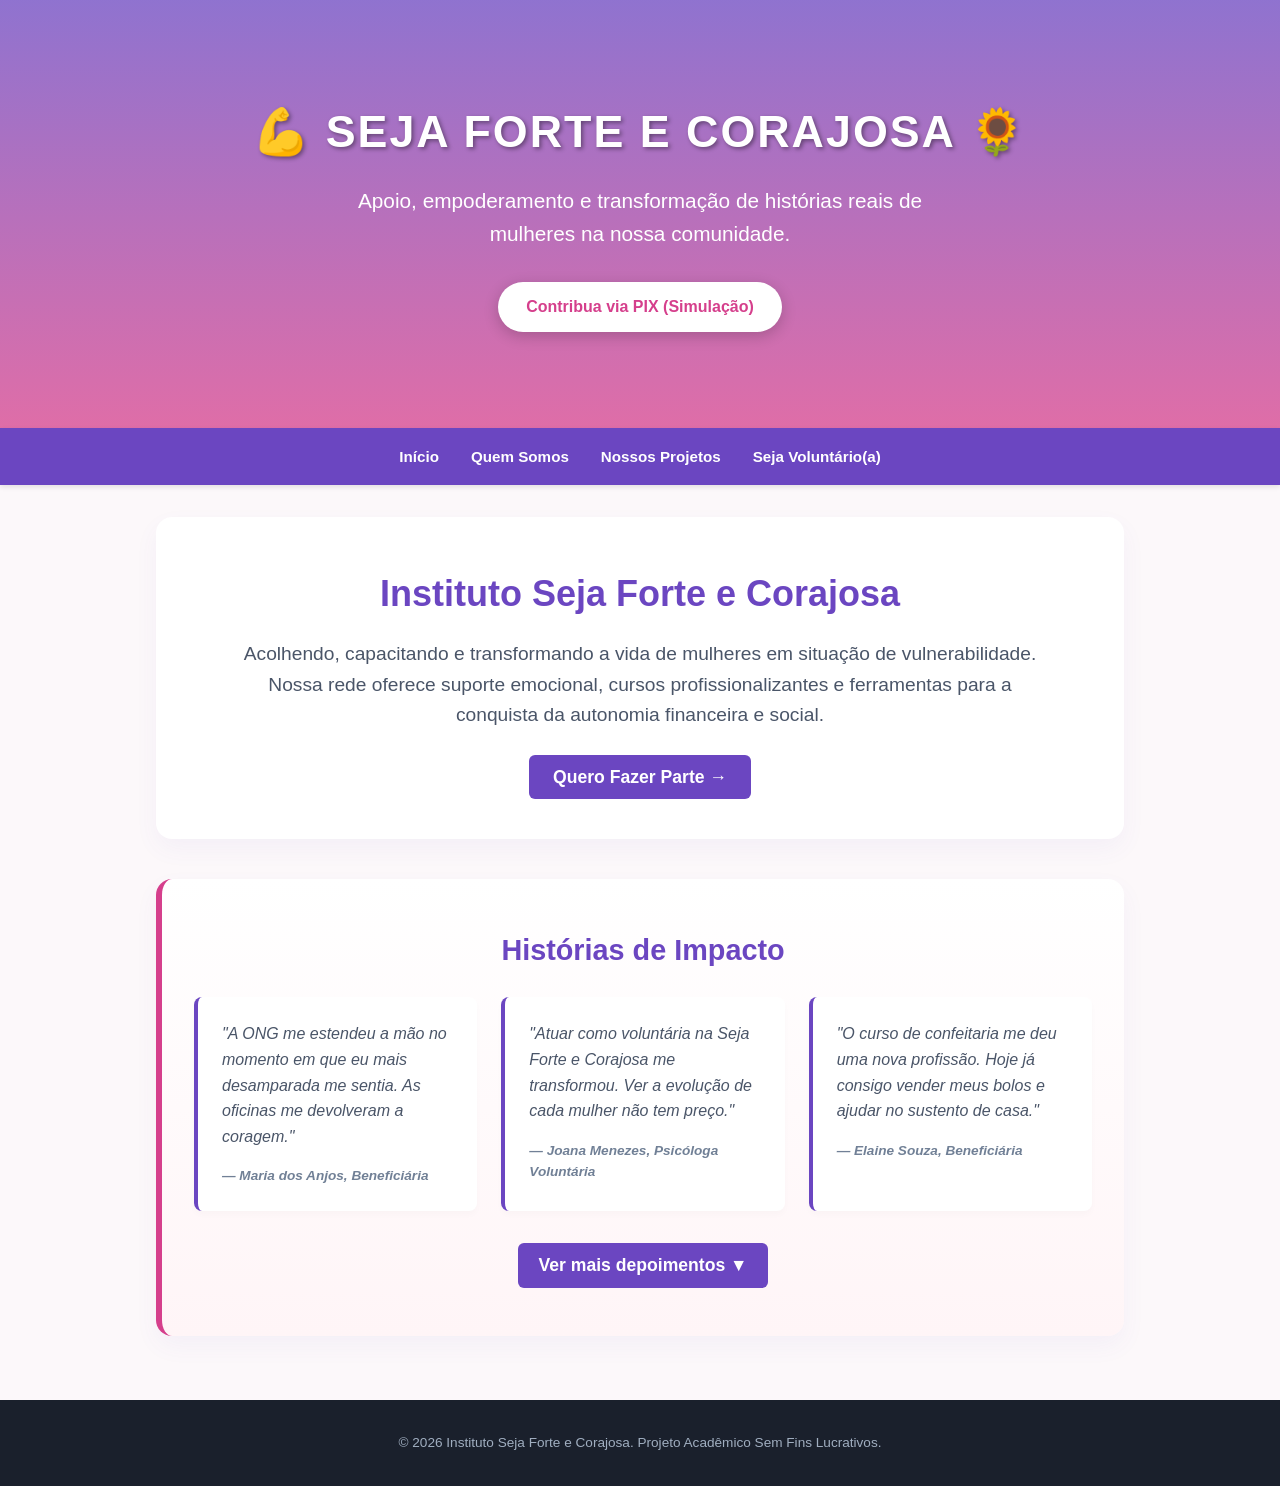
<file: index.html>
<!DOCTYPE html>
<html lang="pt-BR">
<head>
    <meta charset="UTF-8">
    <meta name="viewport" content="width=device-width, initial-scale=1.0">
    <title>Instituto Seja Forte e Corajosa | Início</title>
    <link rel="stylesheet" href="estilos.css">
</head>
<body>

    <header>
        <div class="header-overlay">
            <h1>💪 SEJA FORTE E CORAJOSA 🌻</h1>
            <p>Apoio, empoderamento e transformação de histórias reais de mulheres na nossa comunidade.</p>
            <a href="contato.html" class="btn-principal">Contribua via PIX (Simulação)</a>
        </div>
    </header>

    <nav>
        <ul>
            <li><a href="index.html">Início</a></li>
            <li><a href="sobre.html">Quem Somos</a></li>
            <li><a href="projetos.html">Nossos Projetos</a></li>
            <li><a href="contato.html">Seja Voluntário(a)</a></li>
        </ul>
    </nav>

    <main>
        <!-- SEÇÃO HERO / APRESENTAÇÃO PRINCIPAL -->
        <section class="secao-container" style="text-align: center; padding: 3rem 1.5rem;">
            <h2 style="font-size: 2.25rem; color: #6b46c1; margin-bottom: 1rem;">Instituto Seja Forte e Corajosa</h2>
            <p class="txt-ajuda" style="font-size: 1.2rem; max-width: 800px; margin: 0 auto 1.5rem auto; line-height: 1.6; color: #4a5568;">
                Acolhendo, capacitando e transformando a vida de mulheres em situação de vulnerabilidade. 
                Nossa rede oferece suporte emocional, cursos profissionalizantes e ferramentas para a conquista da autonomia financeira e social.
            </p>
            <div style="margin-top: 2rem;">
                <a href="contato.html" class="btn-enviar" style="text-decoration: none; padding: 12px 24px; font-weight: bold;">Quero Fazer Parte →</a>
            </div>
        </section>
              
        <!-- SEÇÃO DE DEPOIMENTOS -->
        <section class="secao-container bg-destaque">
            <h2>Histórias de Impacto</h2>
            
            <div class="grid-depoimentos">
                <!-- 3 Depoimentos Visíveis Inicialmente -->
                <div class="card-depoimento">
                    <p>"A ONG me estendeu a mão no momento em que eu mais desamparada me sentia. As oficinas me devolveram a coragem."</p>
                    <cite>— Maria dos Anjos, Beneficiária</cite>
                </div>

                <div class="card-depoimento">
                    <p>"Atuar como voluntária na Seja Forte e Corajosa me transformou. Ver a evolução de cada mulher não tem preço."</p>
                    <cite>— Joana Menezes, Psicóloga Voluntária</cite>
                </div>

                <div class="card-depoimento">
                    <p>"O curso de confeitaria me deu uma nova profissão. Hoje já consigo vender meus bolos e ajudar no sustento de casa."</p>
                    <cite>— Elaine Souza, Beneficiária</cite>
                </div>

                <!-- 2 Depoimentos Ocultos -->
                <div id="depoimento4" class="card-depoimento oculto">
                    <p>"Participar das oficinas de liderança e oratória me deu confiança para voltar a estudar e buscar um emprego melhor."</p>
                    <cite>— Amanda Costa, Beneficiária</cite>
                </div>

                <div id="depoimento5" class="card-depoimento oculto">
                    <p>"Doar tecidos e insumos para as oficinas é o meu jeito de apoiar. Ver o que elas produzem é emocionante."</p>
                    <cite>— Roberta Lima, Doadora Local</cite>
                </div>
            </div>

            <!-- Botão de Interação JS -->
            <div style="text-align: center; margin-top: 2rem;">
                <button id="btnDepoimentos" class="btn-enviar" style="max-width: 250px;">Ver mais depoimentos ▼</button>
            </div>
        </section>
    </main>

    <footer>
        <p>© 2026 Instituto Seja Forte e Corajosa. Projeto Acadêmico Sem Fins Lucrativos.</p>
    </footer>

    <script src="script.js"></script>
</body>
</html>
</file>
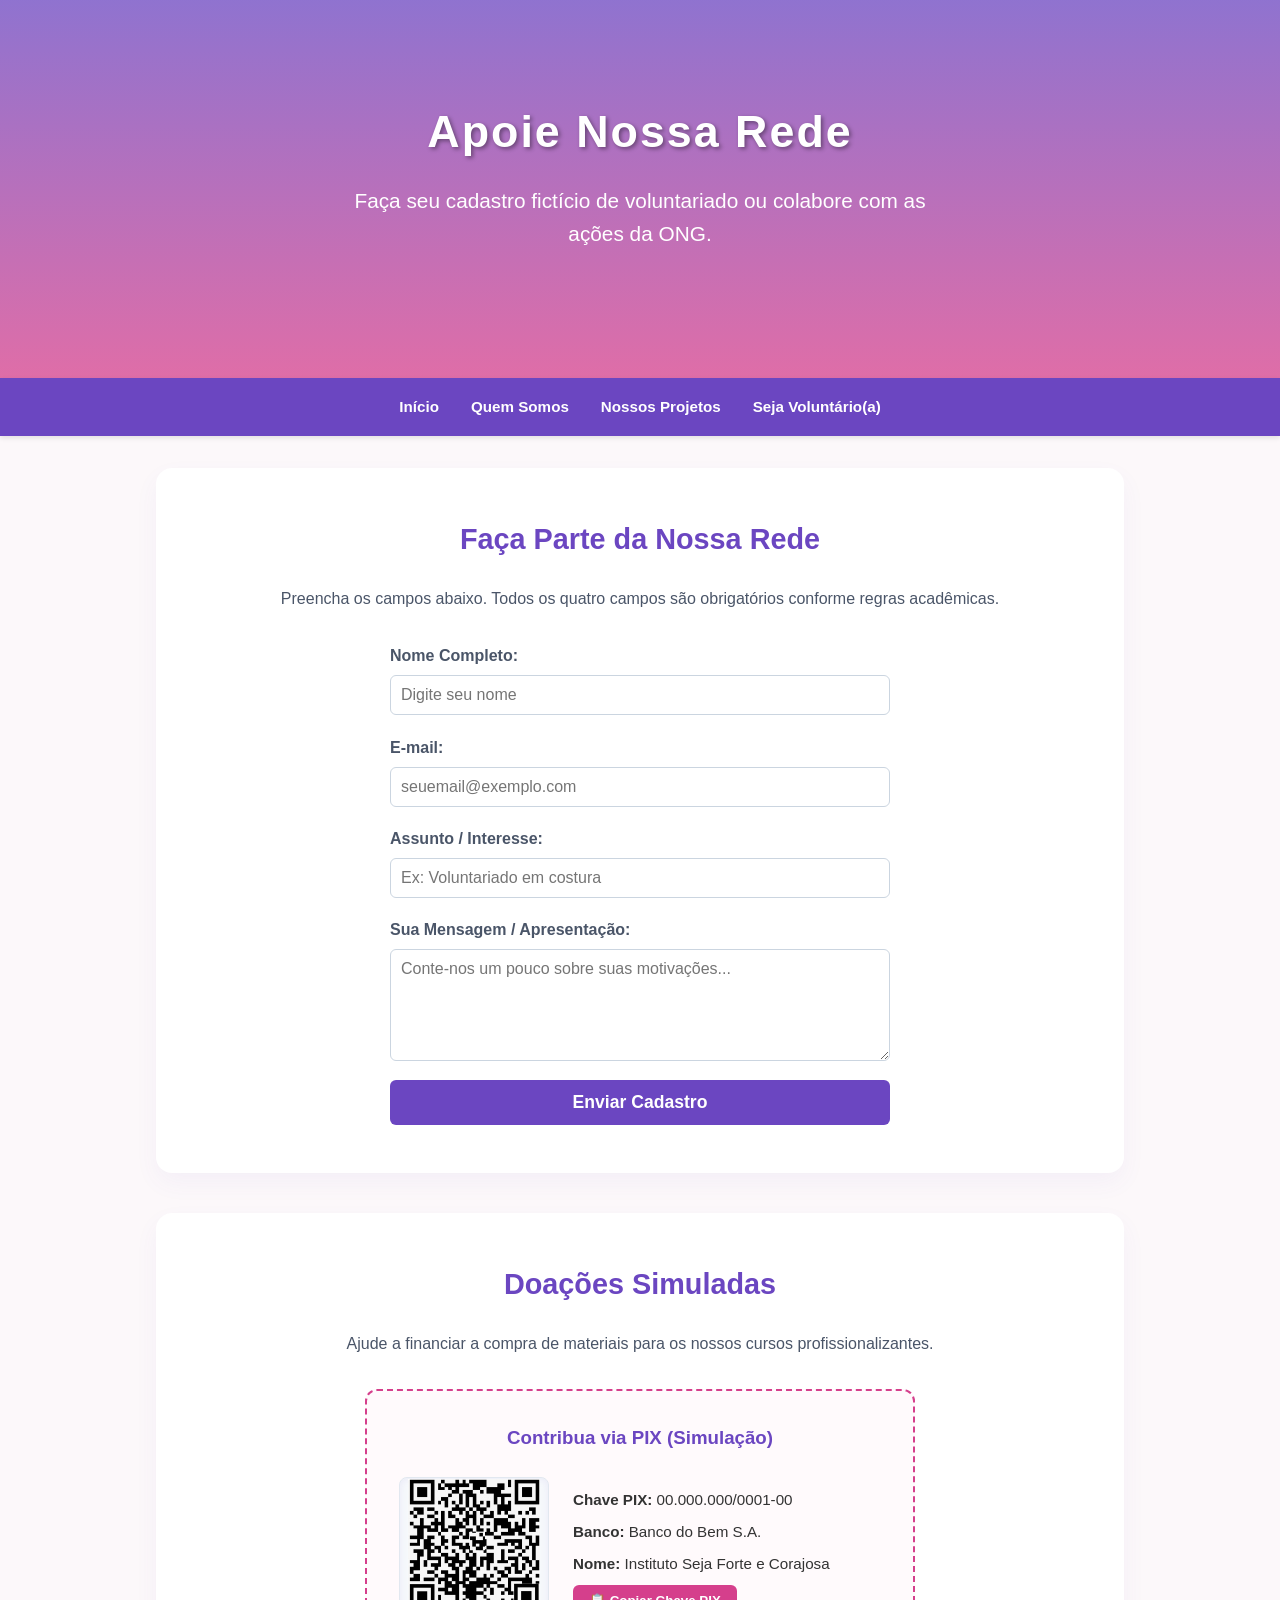
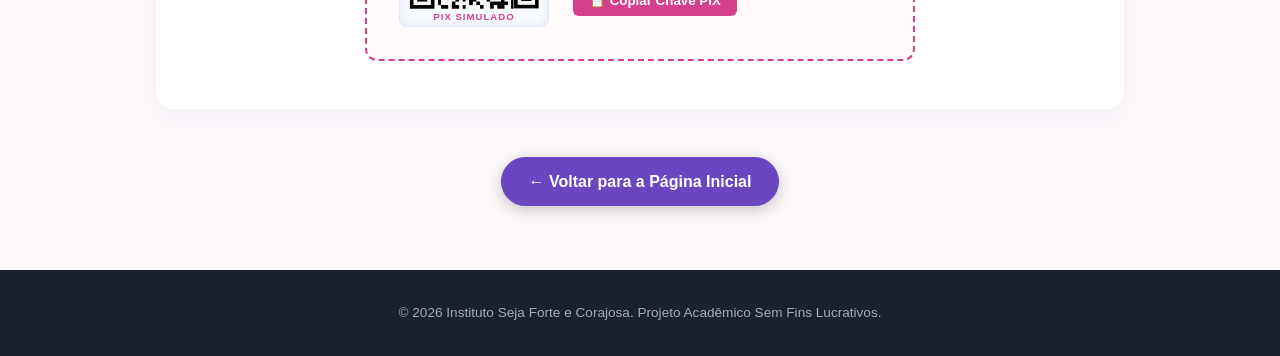
<file: contato.html>
<!DOCTYPE html>
<html lang="pt-BR">
<head>
    <meta charset="UTF-8">
    <meta name="viewport" content="width=device-width, initial-scale=1.0">
    <title>Seja Voluntária - Instituto Seja Forte e Corajosa</title>
    <link rel="stylesheet" href="estilos.css">
</head>
<body>

    <header>
        <div class="header-overlay">
            <h1>Apoie Nossa Rede</h1>
            <p>Faça seu cadastro fictício de voluntariado ou colabore com as ações da ONG.</p>
        </div>
    </header>

    <nav>
        <ul>
            <li><a href="index.html">Início</a></li>
            <li><a href="sobre.html">Quem Somos</a></li>
            <li><a href="projetos.html">Nossos Projetos</a></li>
            <li><a href="contato.html">Seja Voluntário(a)</a></li>
        </ul>
    </nav>

    <main>
        <section class="secao-container">
            <h2>Faça Parte da Nossa Rede</h2>
            <p class="txt-ajuda">Preencha os campos abaixo. Todos os quatro campos são obrigatórios conforme regras acadêmicas.</p>
            
            <!-- Div para exibição das mensagens do JS -->
            <div id="statusForm" class="oculto" style="margin-bottom: 1.5rem; padding: 1rem; border-radius: 6px; font-weight: bold; text-align: center;"></div>

            <form id="formCadastro">
                <div class="campo-grupo">
                    <label for="nome">Nome Completo:</label>
                    <input type="text" id="nome" placeholder="Digite seu nome" required>
                 </div>

                <div class="campo-grupo">
                    <label for="email">E-mail:</label>
                    <input type="email" id="email" required placeholder="seuemail@exemplo.com">
                </div>

                <div class="campo-grupo">
                    <label for="assunto">Assunto / Interesse:</label>
                    <input type="text" id="assunto" placeholder="Ex: Voluntariado em costura" required>
                </div>

                <div class="campo-grupo">
                    <label for="mensagem">Sua Mensagem / Apresentação:</label>
                    <textarea id="mensagem" rows="5" placeholder="Conte-nos um pouco sobre suas motivações..." required></textarea>
                </div>

                <button type="submit" class="btn-enviar">Enviar Cadastro</button>
            </form>
        </section>

        <section class="secao-container">
            <h2>Doações Simuladas</h2>
            <p class="txt-ajuda">Ajude a financiar a compra de materiais para os nossos cursos profissionalizantes.</p>
            
            <div class="bloco-pix">
    <h3>Contribua via PIX (Simulação)</h3>
    <div class="pix-detalhes" style="display: flex; flex-wrap: wrap; align-items: center; gap: 1.5rem;">
        
        <!-- Caixa do QR Code com tamanho fixo e controlado -->
        <div class="qr-code-falso" style="width: 150px; height: 150px; min-width: 150px; background-color: #f7fafc; border: 1px solid #e2e8f0; border-radius: 8px; padding: 8px; display: flex; align-items: center; justify-content: center; box-sizing: border-box;">
            <img src="qr-code.jpg" alt="QR Code PIX" style="width: 100%; height: 100%; object-fit: contain; display: block;">
        </div>
        
        <div class="pix-dados" style="flex: 1; min-width: 200px;">
            <p style="margin: 0px 0px 0.5rem;"><strong>Chave PIX:</strong> 00.000.000/0001-00</p>
            <p style="margin: 0px 0px 0.5rem;"><strong>Banco:</strong> Banco do Bem S.A.</p>
            <p style="margin: 0px 0px 0.5rem;"><strong>Nome:</strong> Instituto Seja Forte e Corajosa</p>
            <button type="button" id="btnCopiarPix">📋 Copiar Chave PIX</button>
        </div>

    </div>
</div>
        </section>

        <!-- BOTÃO DE RETORNO À TELA INICIAL (Dentro do local correto no main) -->
        <div style="text-align: center; margin-top: 3rem; margin-bottom: 1rem;">
            <a href="index.html" class="btn-principal" style="background-color: #6b46c1; color: white;">← Voltar para a Página Inicial</a>
        </div>
    </main>

    <footer>
        <p>© 2026 Instituto Seja Forte e Corajosa. Projeto Acadêmico Sem Fins Lucrativos.</p>
    </footer>

    <script src="script.js"></script>
</body>
</html>
</file>
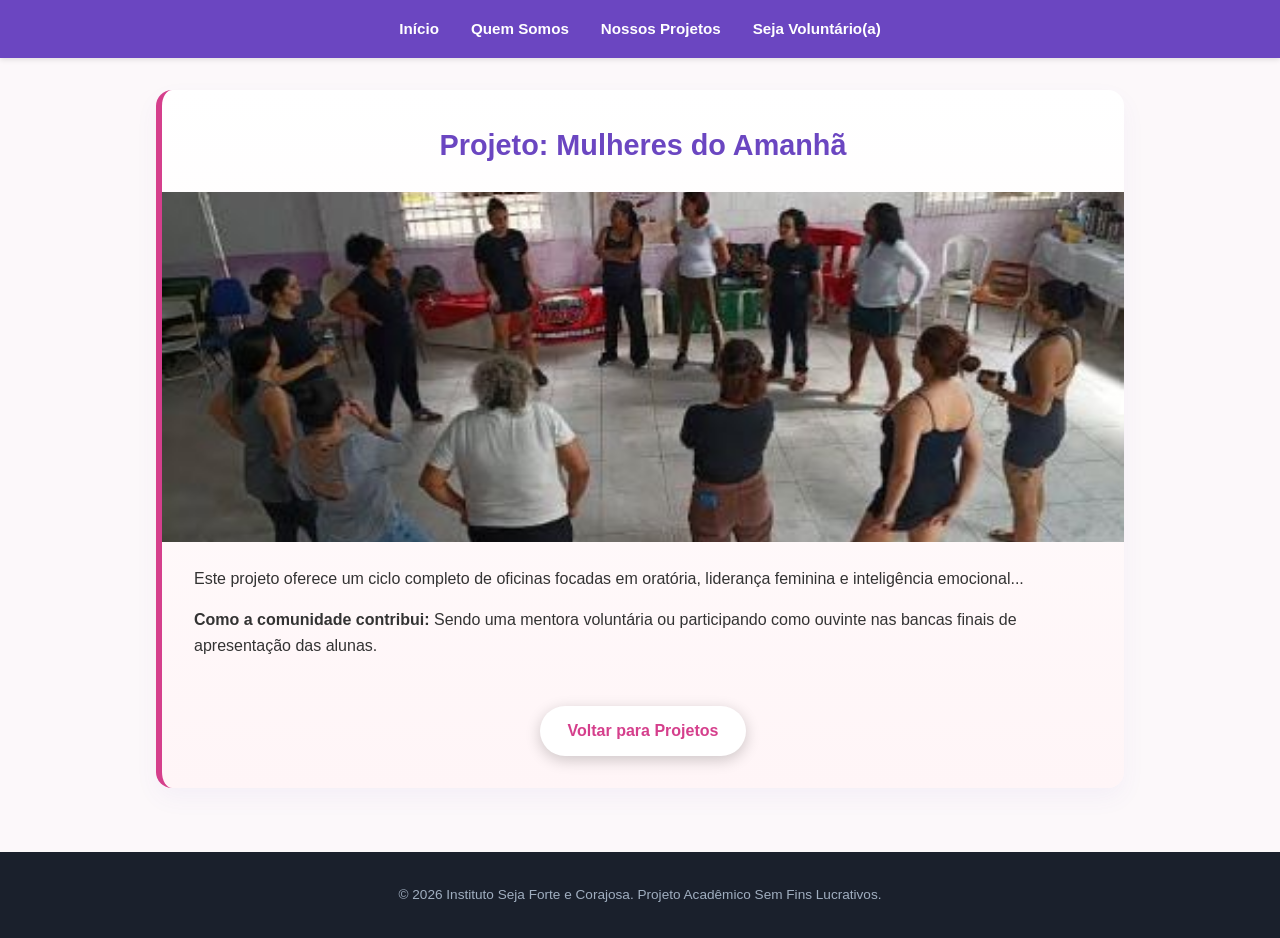
<file: projeto1.html>
<!DOCTYPE html>
<html lang="pt-BR">
<head>
    <meta charset="UTF-8">
    <meta name="viewport" content="width=device-width, initial-scale=1.0">
    <title>Mulheres do Amanhã - Detalhes</title>
    <link rel="stylesheet" href="estilos.css">
</head>
<body>
    <nav>
        <ul>
            <li><a href="index.html">Início</a></li>
            <li><a href="sobre.html">Quem Somos</a></li>
            <li><a href="projetos.html">Nossos Projetos</a></li>
            <li><a href="contato.html">Seja Voluntário(a)</a></li>
        </ul>
    </nav>

    <main>
        <section class="secao-container bg-destaque" style="padding: 2rem 0;"> <!-- Retiramos o padding lateral do container para a imagem encostar nas bordas se desejar -->
    <h2>Projeto: Mulheres do Amanhã</h2>
    
    <!-- IMAGEM DE LADO A LADO COM LARGURA TOTAL (100%) -->
    <img src="imagem1.jpg" alt="oficina do projeto Mulheres do Amanhã" style="width: 100%; height: 350px; display: block; object-fit: cover; margin-bottom: 1.5rem;">
    
    <div style="padding: 0 2rem;"> <!-- Colocamos o recuo apenas no texto para ficar organizado -->
        <p>Este projeto oferece um ciclo completo de oficinas focadas em oratória, liderança feminina e inteligência emocional...</p>
        <p style="margin-top:1rem;"><strong>Como a comunidade contribui:</strong> Sendo uma mentora voluntária ou participando como ouvinte nas bancas finais de apresentação das alunas.</p>
            <div style="margin-top: 3rem; text-align: center;">
            <a href="projetos.html" class="btn-principal">Voltar para Projetos</a>
    </div>
</section>
    </main>

    <footer>
        <p>© 2026 Instituto Seja Forte e Corajosa. Projeto Acadêmico Sem Fins Lucrativos.</p>
    </footer>
</body>
</html>
</file>
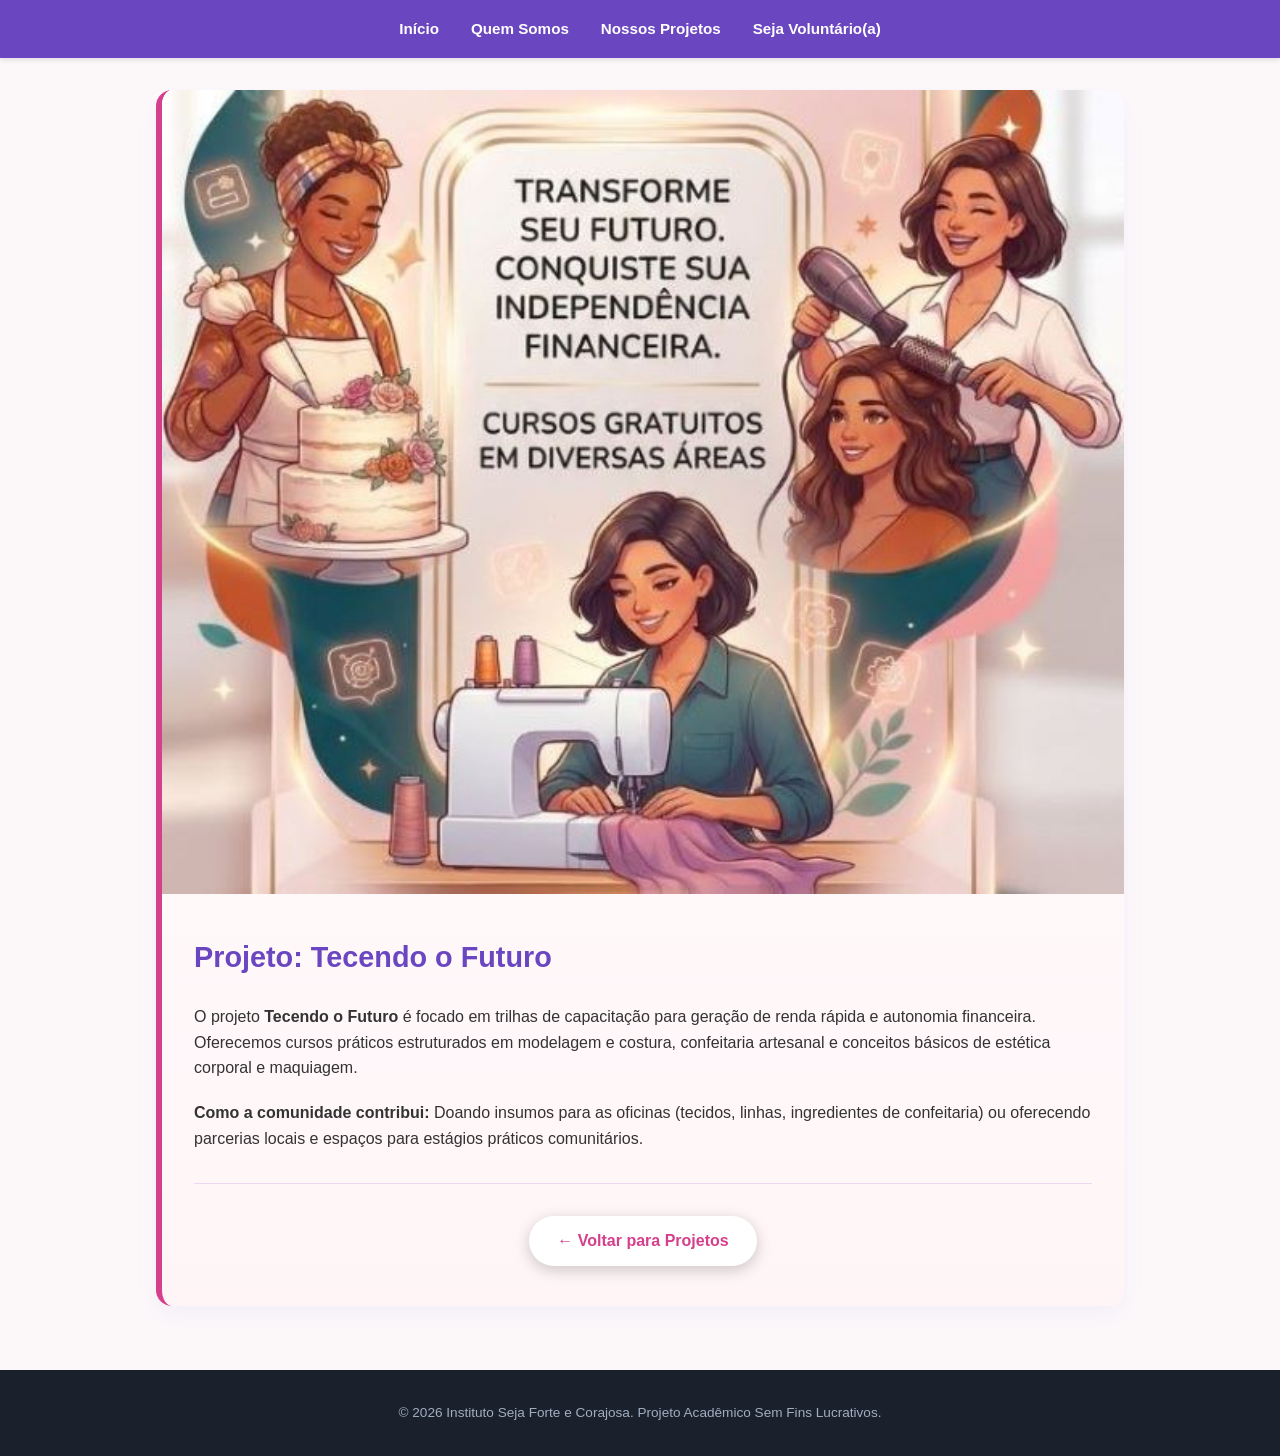
<file: projeto2.html>
<!DOCTYPE html>
<html lang="pt-BR">
<head>
    <meta charset="UTF-8">
    <meta name="viewport" content="width=device-width, initial-scale=1.0">
    <title>Tecendo o Futuro - Detalhes do Projeto</title>
    <!-- Vinculação correta do CSS externo (Critério P1) -->
    <link rel="stylesheet" href="estilos.css">
</head>
<body>

    <!-- MENU DE NAVEGAÇÃO SUPERIOR (Mantém a consistência entre as páginas) -->
    <nav>
        <ul>
            <li><a href="index.html">Início</a></li>
            <li><a href="sobre.html">Quem Somos</a></li>
            <li><a href="projetos.html">Nossos Projetos</a></li>
            <li><a href="contato.html">Seja Voluntário(a)</a></li>
        </ul>
    </nav>

    <main style="max-width: 1000px; margin: 2rem auto; padding: 0 1rem;">
        
        <!-- CONTAINER PRINCIPAL DO DETALHE (Padding zerado para a imagem colar nas bordas) -->
        <article class="secao-container bg-destaque" style="padding: 0; overflow: hidden;">
            
            <!-- 1. IMAGEM DO PROJETO CARREGADA DE LADO A LADO -->
            <!-- A imagem vai se ajustar perfeitamente à largura da tela sem cortar nada -->
            <img src="imagem2.jpg" alt="Mulheres participando do curso prático de costura e confecção do projeto Tecendo o Futuro" style="width: 100%; height: auto; display: block; object-fit: contain; background-color: #fcf8fa;">

            
            <!-- CONTAINER PARA OS TEXTOS (Garante o recuo correto do layout) -->
            <div style="padding: 2.5rem 2rem;">
                <h2 style="text-align: left; margin-bottom: 1.5rem; color: #6b46c1;">Projeto: Tecendo o Futuro</h2>
                
                <p style="margin-bottom: 1.2rem;">O projeto <strong>Tecendo o Futuro</strong> é focado em trilhas de capacitação para geração de renda rápida e autonomia financeira. Oferecemos cursos práticos estruturados em modelagem e costura, confeitaria artesanal e conceitos básicos de estética corporal e maquiagem.</p>
                
                <p style="margin-bottom: 1.5rem;"><strong>Como a comunidade contribui:</strong> Doando insumos para as oficinas (tecidos, linhas, ingredientes de confeitaria) ou oferecendo parcerias locais e espaços para estágios práticos comunitários.</p>
                
                <!-- LINHA DIVISÓRIA ESTÉTICA -->
                <div style="border-top: 1px solid #ebd7f0; margin: 2rem 0;"></div>
                
                <!-- 2. BOTÃO DE RETORNO TOTALMENTE VISÍVEL -->
                <div style="text-align: center; margin-top: 1.5rem;">
                    <a href="projetos.html" class="btn-principal" style="text-align: center; display: inline-block;">← Voltar para Projetos</a>
                </div>
            </div>

        </article>

    </main>

    <footer>
        <p>© 2026 Instituto Seja Forte e Corajosa. Projeto Acadêmico Sem Fins Lucrativos.</p>
    </footer>

    <script src="script.js"></script>
</body>
</html>
</file>
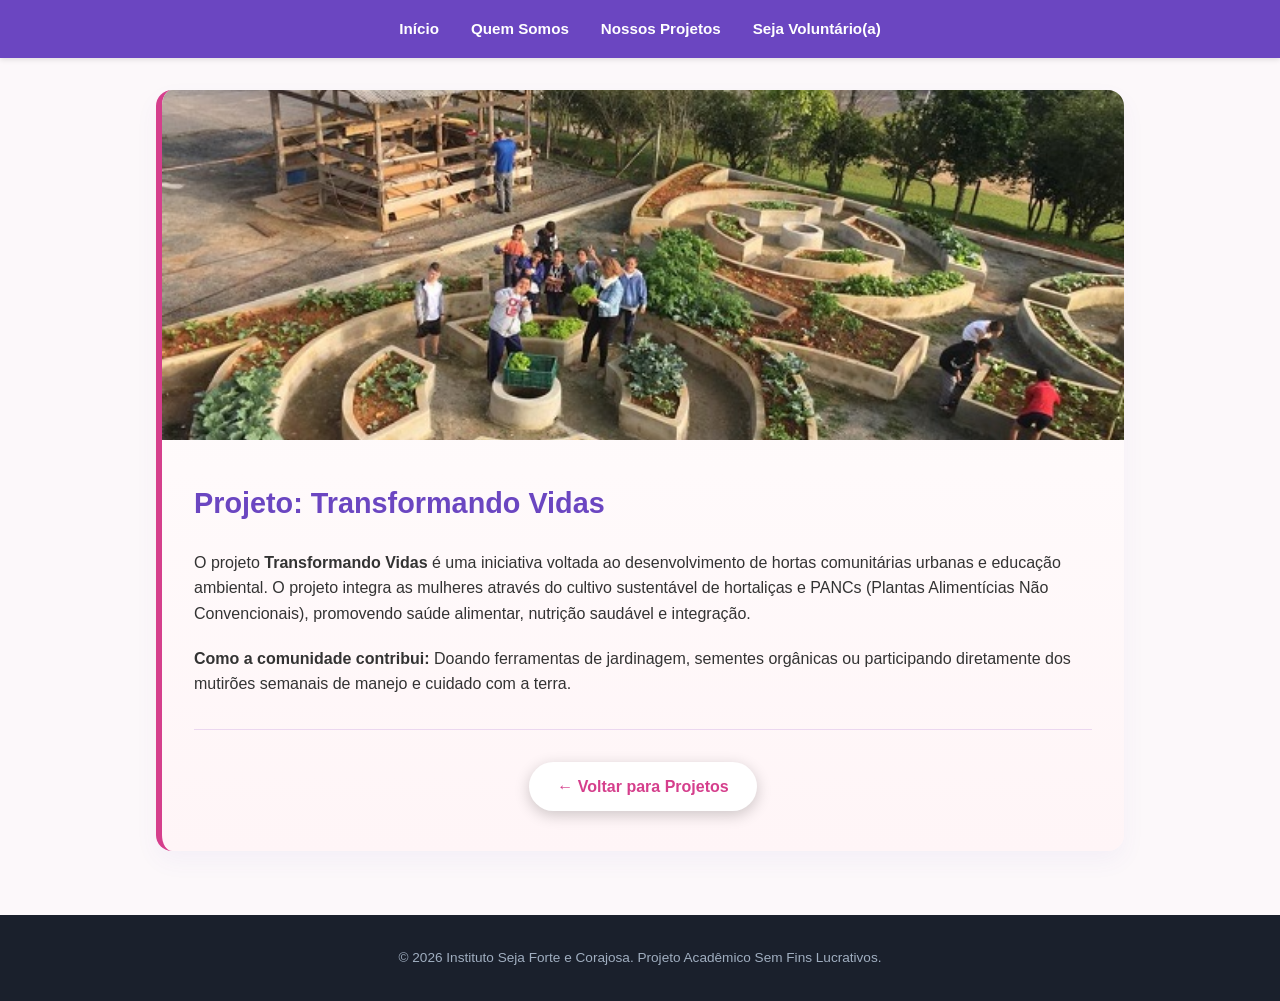
<file: projeto3.html>
<!DOCTYPE html>
<html lang="pt-BR">
<head>
    <meta charset="UTF-8">
    <meta name="viewport" content="width=device-width, initial-scale=1.0">
    <title>Transformando Vidas - Detalhes do Projeto</title>
    <!-- Vinculação correta do CSS externo (Critério P1) -->
    <link rel="stylesheet" href="estilos.css">
</head>
<body>

    <!-- MENU DE NAVEGAÇÃO SUPERIOR (Mantém a consistência entre as páginas) -->
    <nav>
        <ul>
            <li><a href="index.html">Início</a></li>
            <li><a href="sobre.html">Quem Somos</a></li>
            <li><a href="projetos.html">Nossos Projetos</a></li>
            <li><a href="contato.html">Seja Voluntário(a)</a></li>
        </ul>
    </nav>

    <main style="max-width: 1000px; margin: 2rem auto; padding: 0 1rem;">
        
        <!-- CONTAINER PRINCIPAL DO DETALHE (Padding zerado para a imagem colar nas bordas) -->
        <article class="secao-container bg-destaque" style="padding: 0; overflow: hidden;">
            
            <!-- 1. IMAGEM DO PROJETO CARREGADA DE LADO A LADO -->
            <img src="imagem3.jpg" alt="Mulheres cultivando alimentos na horta comunitária urbana do projeto Transformando Vidas" style="width: 100%; height: 350px; display: block; object-fit: cover;">
            
            <!-- CONTAINER PARA OS TEXTOS (Garante o recuo correto do layout) -->
            <div style="padding: 2.5rem 2rem;">
                <h2 style="text-align: left; margin-bottom: 1.5rem; color: #6b46c1;">Projeto: Transformando Vidas</h2>
                
                <p style="margin-bottom: 1.2rem;">O projeto <strong>Transformando Vidas</strong> é uma iniciativa voltada ao desenvolvimento de hortas comunitárias urbanas e educação ambiental. O projeto integra as mulheres através do cultivo sustentável de hortaliças e PANCs (Plantas Alimentícias Não Convencionais), promovendo saúde alimentar, nutrição saudável e integração.</p>
                
                <p style="margin-bottom: 1.5rem;"><strong>Como a comunidade contribui:</strong> Doando ferramentas de jardinagem, sementes orgânicas ou participando diretamente dos mutirões semanais de manejo e cuidado com a terra.</p>
                
                <!-- LINHA DIVISÓRIA ESTÉTICA -->
                <div style="border-top: 1px solid #ebd7f0; margin: 2rem 0;"></div>
                
                <!-- 2. BOTÃO DE RETORNO TOTALMENTE VISÍVEL -->
                <div style="text-align: center; margin-top: 1.5rem;">
                    <a href="projetos.html" class="btn-principal" style="text-align: center; display: inline-block;">← Voltar para Projetos</a>
                </div>
            </div>

        </article>

    </main>

    <footer>
        <p>© 2026 Instituto Seja Forte e Corajosa. Projeto Acadêmico Sem Fins Lucrativos.</p>
    </footer>

    <script src="script.js"></script>
</body>
</html>
</file>
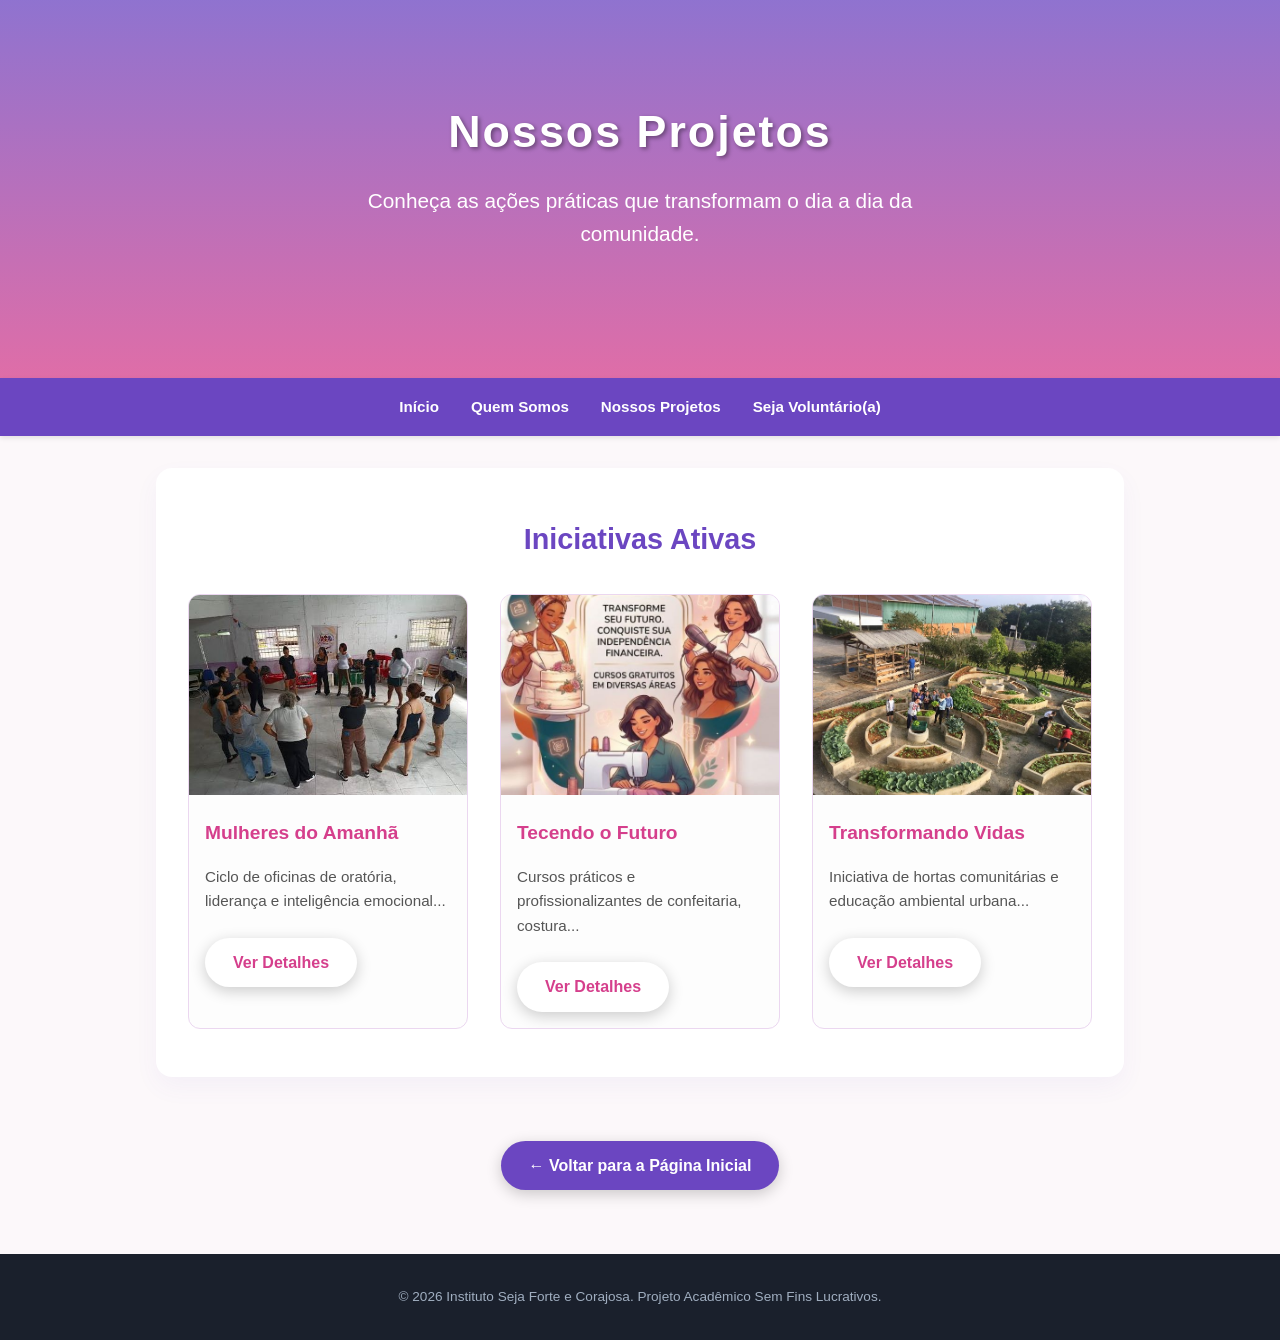
<file: projetos.html>
<!DOCTYPE html>
<html lang="pt-BR">
<head>
    <meta charset="UTF-8">
    <meta name="viewport" content="width=device-width, initial-scale=1.0">
    <title>Nossos Projetos — ONG Seja Forte e Corajosa</title>
    <link rel="stylesheet" href="estilos.css">
</head>
<body>

    <header>
        <div class="header-overlay">
            <h1>Nossos Projetos</h1>
            <p>Conheça as ações práticas que transformam o dia a dia da comunidade.</p>
        </div>
    </header>

    <nav>
    <ul>
        <li><a href="index.html">Início</a></li>
        <li><a href="sobre.html">Quem Somos</a></li>
        <li><a href="projetos.html">Nossos Projetos</a></li>
        <li><a href="contato.html">Seja Voluntário(a)</a></li>
    </ul>
</nav>


    <main>
        <section class="secao-container">
            <h2>Iniciativas Ativas</h2>
           <div class="grid-projetos">
    <!-- Projeto 1 -->
    <div class="card-projeto">
        <img src="imagem1.jpg" alt="Oficina de Oratória">
        <h3>Mulheres do Amanhã</h3>
        <p>Ciclo de oficinas de oratória, liderança e inteligência emocional...</p>
        <!-- Link adicionado aqui -->
        <a href="projeto1.html" class="btn-principal" style="margin: 0 1rem 1rem 1rem; display: inline-block; text-align: center;">Ver Detalhes</a>
    </div>

    <!-- Projeto 2 -->
    <div class="card-projeto">
        <img src="imagem2.jpg" alt="Oficina de cursos diversos">
        <h3>Tecendo o Futuro</h3>
        <p>Cursos práticos e profissionalizantes de confeitaria, costura...</p>
        <a href="projeto2.html" class="btn-principal" style="margin: 0 1rem 1rem 1rem; display: inline-block; text-align: center;">Ver Detalhes</a>
    </div>

    <!-- Projeto 3 -->
    <div class="card-projeto">
        <img src="imagem3.jpg" alt="Horta comunitária">
        <h3>Transformando Vidas</h3>
        <p>Iniciativa de hortas comunitárias e educação ambiental urbana...</p>
        <a href="projeto3.html" class="btn-principal" style="margin: 0 1rem 1rem 1rem; display: inline-block; text-align: center;">Ver Detalhes</a>
    </div>

            </div>
        </section>
    </main>

 <!-- BOTÃO DE RETORNO À TELA INICIAL (projetos.html) -->
        <div style="text-align: center; margin-top: 4rem; margin-bottom: 1rem;">
            <a href="index.html" class="btn-principal" style="background-color: #6b46c1; color: white;">← Voltar para a Página Inicial</a>
        </div>
    </main>

    <footer>
        <p>&copy; 2026 Instituto Seja Forte e Corajosa. Projeto Acadêmico Sem Fins Lucrativos.</p>
    </footer>

     <script src="script.js"></script>
</body>
</html>
</file>
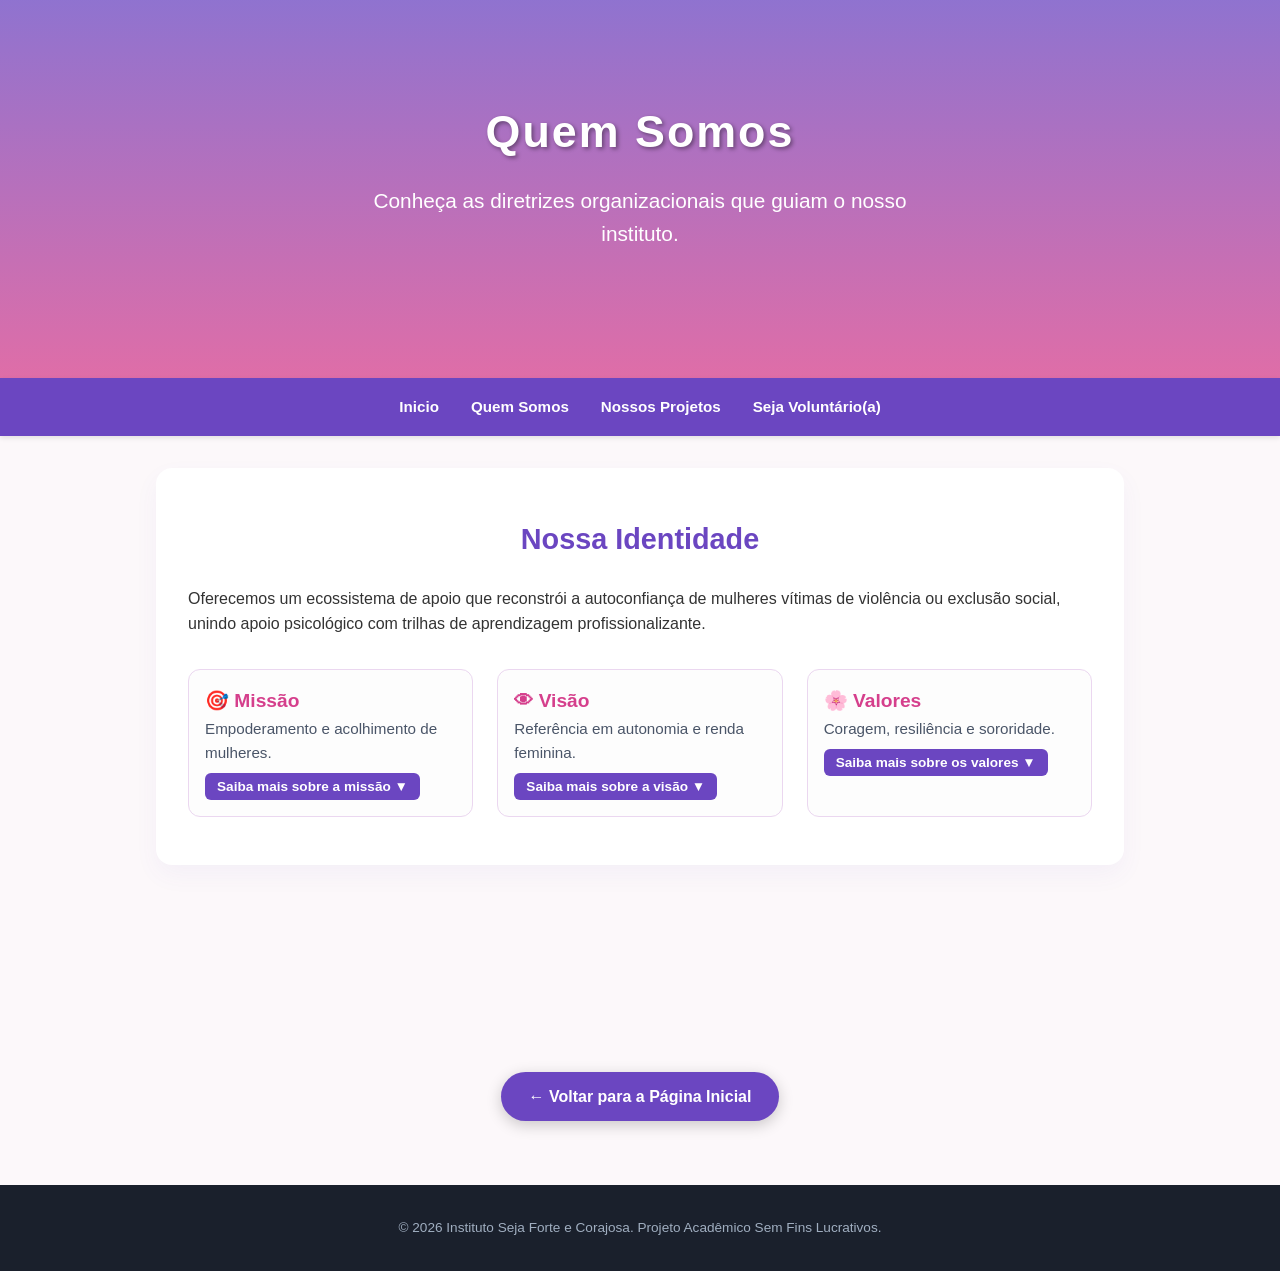
<file: sobre.html>
<!DOCTYPE html>
<html lang="pt-BR">
<head>
    <meta charset="UTF-8">
    <meta name="viewport" content="width=device-width, initial-scale=1.0">
    <title>Quem Somos - Instituto Seja Forte e Corajosa</title>
    <link rel="stylesheet" href="estilos.css">
</head>
<body>

    <header>
        <div class="header-overlay">
            <h1>Quem Somos</h1>
            <p>Conheça as diretrizes organizacionais que guiam o nosso instituto.</p>
        </div>
    </header>

    <nav>
        <ul>
            <li><a href="index.html">Inicio</a></li>
            <li><a href="sobre.html">Quem Somos</a></li>
            <li><a href="projetos.html">Nossos Projetos</a></li>
            <li><a href="contato.html">Seja Voluntário(a)</a></li>
        </ul>
    </nav>

    <main>
        <section class="secao-container">
            <h2>Nossa Identidade</h2>
            <p>Oferecemos um ecossistema de apoio que reconstrói a autoconfiança de mulheres vítimas de violência ou exclusão social, unindo apoio psicológico com trilhas de aprendizagem profissionalizante.</p>
                    
          <div class="grid-diretrizes">
    <!-- Card Missão -->
    <article class="card-projeto card-diretriz">
        <h3 style="padding: 1rem 1rem 0 1rem;">🎯 Missão</h3>
        <!-- Resumo sempre visível -->
        <p style="padding: 0 1rem; font-weight: 500; color: #4a5568; margin-bottom: 0.5rem;">Empoderamento e acolhimento de mulheres.</p>
        
        <button type="button" id="btnMissao" class="btn-enviar" style="padding: 6px 12px; font-size: 0.85rem; width: auto; margin: 0 1rem 1rem 1rem;">Saiba mais sobre a missão ▼</button>
        <p id="txtMissao" class="oculto">Empoderar e acolher mulheres em situação de vulnerabilidade, transformando vidas por meio da inteligência emocional e capacitação profissional continuada.</p>
    </article>

    <!-- Card Visão -->
    <article class="card-projeto card-diretriz">
        <h3 style="padding: 1rem 1rem 0 1rem;">👁 Visão</h3>
        <!-- Resumo sempre visível -->
        <p style="padding: 0 1rem; font-weight: 500; color: #4a5568; margin-bottom: 0.5rem;">Referência em autonomia e renda feminina.</p>
        
        <button type="button" id="btnVisao" class="btn-enviar" style="padding: 6px 12px; font-size: 0.85rem; width: auto; margin: 0 1rem 1rem 1rem;">Saiba mais sobre a visão ▼</button>
        <p id="txtVisao" class="oculto">Ser referência nacional no terceiro setor em projetos de autonomia feminina, emancipação social e geração de renda comunitária sustentável.</p>
    </article>

    <!-- Card Valores -->
    <article class="card-projeto card-diretriz">
        <h3 style="padding: 1rem 1rem 0 1rem;">🌸 Valores</h3>
        <!-- Resumo sempre visível -->
        <p style="padding: 0 1rem; font-weight: 500; color: #4a5568; margin-bottom: 0.5rem;">Coragem, resiliência e sororidade.</p>
        
        <button type="button" id="btnValores" class="btn-enviar" style="padding: 6px 12px; font-size: 0.85rem; width: auto; margin: 0 1rem 1rem 1rem;">Saiba mais sobre os valores ▼</button>
        <p id="txtValores" class="oculto">Nossos pilares fundamentais são a Coragem para recomeçar, a Resiliência coletiva diante das adversidades e a Sororidade prática no dia a dia.</p>
    </article>
</div>
        </section>
    </main>

 <!-- BOTÃO DE RETORNO À TELA INICIAL (sobre.html) -->
        <div style="text-align: center; margin-top: 4rem; margin-bottom: 1rem;">
            <a href="index.html" class="btn-principal" style="background-color: #6b46c1; color: white;">← Voltar para a Página Inicial</a>
        </div>
    </main>

    <footer>
        <p>© 2026 Instituto Seja Forte e Corajosa. Projeto Acadêmico Sem Fins Lucrativos.</p>
    </footer>

    <script src="script.js"></script>
</body>
</html>
</file>
<file: estilos.css>
/* Reset global */
* {
    margin: 0;
    padding: 0;
    box-sizing: border-box;
}

html {
    scroll-behavior: smooth;
}


body {
    font-family: 'Segoe UI', Tahoma, Geneva, Verdana, sans-serif;
    background-color: #fcf8fa;
    color: #333333;
    line-height: 1.6;
}

/* Banner de cabeçalho com imagem de fundo */
header {
    background: linear-gradient(rgba(107, 70, 193, 0.75), rgba(213, 63, 140, 0.75));
    color: white;
    text-align: center;
    padding: 6rem 1rem;
}

.header-overlay h1 {
    font-size: 2.8rem;
    font-weight: 800;
    letter-spacing: 2px;
    margin-bottom: 1rem;
    text-shadow: 2px 2px 4px rgba(0, 0, 0, 0.4);
}

.header-overlay p {
    font-size: 1.3rem;
    max-width: 600px;
    margin: 0 auto 2rem auto;
    font-weight: 300;
}

.btn-principal {
    display: inline-block;
    background-color: #fff;
    color: #d53f8c;
    padding: 12px 28px;
    text-decoration: none;
    font-weight: bold;
    border-radius: 30px;
    box-shadow: 0 4px 15px rgba(0,0,0,0.2);
    transition: all 0.3s ease;
}

.btn-principal:hover {
    background-color: #f0f0f0;
    transform: translateY(-2px);
}

/* Menu de navegação */
nav {
    background-color: #6b46c1;
    position: sticky;
    top: 0;
    z-index: 1000;
    box-shadow: 0 2px 5px rgba(0,0,0,0.1);
}

nav ul {
    list-style: none;
    display: flex;
    justify-content: center;
    flex-wrap: wrap;
    padding: 1rem;
}

nav ul li a {
    color: white;
    text-decoration: none;
    padding: 0.5rem 1rem;
    font-weight: 600;
    font-size: 0.95rem;
    transition: color 0.3s;
}

nav ul li a:hover {
    color: #fed7e2;
}

/* Containers das seções */
main {
    max-width: 1000px;
    margin: 2rem auto;
    padding: 0 1rem;
    min-height: 60vh; /* Garante que a página não fique esmagada ou curta demais */
}

.secao-container {
    background: #ffffff;
    padding: 3rem 2rem;
    margin-bottom: 2.5rem;
    border-radius: 16px;
    box-shadow: 0 10px 25px rgba(107, 70, 193, 0.05);
}

.secao-container h2 {
    color: #6b46c1;
    font-size: 1.8rem;
    margin-bottom: 1.5rem;
    text-align: center;
    position: relative;
}

.bg-destaque {
    background: linear-gradient(180deg, #ffffff, #fff5f7);
    border-left: 6px solid #d53f8c;
}

/* Grid de Projetos */
.grid-projetos {
    display: grid;
    grid-template-columns: repeat(auto-fit, minmax(280px, 1fr));
    gap: 2rem;
    margin-top: 2rem;
}

.card-projeto {
    background: #fdfdfd;
    border: 1px solid #ebd7f0;
    border-radius: 12px;
    overflow: hidden;
    transition: transform 0.3s;
}

.card-projeto:hover {
    transform: translateY(-5px);
}

.card-projeto img {
    width: 100%;
    height: 200px;
    object-fit: cover;
}

.card-projeto h3 {
    color: #d53f8c;
    padding: 1rem;
    font-size: 1.2rem;
}

.card-projeto p {
    padding: 0 1rem 1.5rem 1rem;
    font-size: 0.95rem;
    color: #555;
}

/* Grid de Depoimentos */
.grid-depoimentos {
    display: grid;
    grid-template-columns: repeat(auto-fit, minmax(280px, 1fr));
    gap: 1.5rem;
}

.card-depoimento {
    background: white;
    padding: 1.5rem;
    border-radius: 8px;
    border-left: 4px solid #6b46c1;
    box-shadow: 0 4px 6px rgba(0,0,0,0.02);
}

.card-depoimento p {
    font-style: italic;
    color: #4a5568;
    margin-bottom: 1rem;
}

.card-depoimento cite {
    font-weight: bold;
    font-size: 0.85rem;
    color: #718096;
    display: block;
}

/* Bloco do Pix */
.txt-ajuda {
    text-align: center;
    margin-bottom: 2rem;
    color: #4a5568;
}

.bloco-pix {
    max-width: 550px;
    margin: 0 auto;
    border: 2px dashed #d53f8c;
    border-radius: 12px;
    padding: 2rem;
    background: #fffafc;
}

.bloco-pix h3 {
    text-align: center;
    color: #6b46c1;
    margin-bottom: 1.5rem;
}

.pix-detalhes {
    display: flex;
    align-items: center;
    gap: 2rem;
    flex-wrap: wrap;
    justify-content: center;
}

.qr-code-falso {
    width: 130px;
    height: 130px;
    background: #f7fafc;
    display: flex;
    flex-direction: column;
    justify-content: center;
    align-items: center;
    border-radius: 8px;
    border: 2px solid #6b46c1; /* Borda na cor roxa da sua identidade */
    font-size: 0.7rem;
    font-weight: bold;
    color: #6b46c1;
    text-align: center;
    padding: 10px;
    position: relative;
    box-shadow: inset 0 0 10px rgba(107, 70, 193, 0.1);
}

/* Adiciona um efeito estético simulando as linhas de escaneamento de um app */
.qr-code-falso::before {
    font-size: 1.8rem;
    margin-bottom: 5px;
}

.qr-code-falso::after {
    content: "PIX SIMULADO";
    font-size: 0.6rem;
    letter-spacing: 1px;
    color: #d53f8c;
}

.pix-dados p {
    margin-bottom: 0.5rem;
    font-size: 0.95rem;
}

#btnCopiarPix {
    background-color: #d53f8c;
    color: white;
    border: none;
    padding: 8px 16px;
    border-radius: 6px;
    cursor: pointer;
    font-weight: bold;
    transition: background 0.3s;
}

/* altera para roxo ao passar o mouse que é a identidade da ONG  */
#btnCopiarPix:hover {
    background-color: #6b46c1; 
}

/* Nova classe que o JavaScript vai ativar após o clique */
#btnCopiarPix.sucesso {
    background-color: #28a745; /* Verde de sucesso */
    color: white;
}

#btnCopiarPix.sucesso:hover {
    background-color: #218838; /* Um verde um pouco mais escuro ao passar o mouse */
}
/* ========================================= */

/* Formulário de Cadastro */
#formCadastro {
    max-width: 500px;
    margin: 0 auto;
}

.campo-grupo {
    margin-bottom: 1.2rem;
    display: flex;
    flex-direction: column;
}

.campo-grupo label {
    font-weight: bold;
    margin-bottom: 0.4rem;
    color: #4a5568;
}

.campo-grupo input, .campo-grupo select, .campo-grupo textarea {
    padding: 10px;
    border: 1px solid #cbd5e0;
    border-radius: 6px;
    font-size: 1rem;
    width: 100%; /* Garante o alinhamento no grid/flex */
    font-family: inherit; /* Mantém a mesma fonte nas caixas de texto */
    resize: vertical; /* Permite o usuário aumentar o tamanho apenas para baixo */
}

.btn-enviar {
    width: 100%;
    background-color: #6b46c1;
    color: white;
    border: none;
    padding: 12px;
    font-size: 1.1rem;
    font-weight: bold;
    border-radius: 6px;
    cursor: pointer;
    transition: background 0.3s;
}

.btn-enviar:hover {
    background-color: #553c9a;
}

.mensagem-sucesso {
    margin-top: 1.5rem;
    padding: 1rem;
    background-color: #c6f6d5;
    color: #22543d;
    border-radius: 6px;
    text-align: center;
    font-weight: bold;
}

.oculto {
    display: none;
}

/* Rodapé */
footer {
    background-color: #1a202c;
    color: #a0aec0;
    text-align: center;
    padding: 2rem 1rem;
    font-size: 0.85rem;
    margin-top: 4rem;
}

/* Grid de Diretrizes (Missão, Visão e Valores) */
.grid-diretrizes {
    display: grid;
    grid-template-columns: repeat(auto-fit, minmax(280px, 1fr));
    gap: 1.5rem;
    margin-top: 2rem;
}

.card-diretriz {
    transition: transform 0.3s, box-shadow 0.3s;
}

.card-diretriz:hover {
    transform: translateY(-5px);
    box-shadow: 0 8px 20px rgba(107, 70, 193, 0.1);
}


/* =====================================================
   AJUSTES PARA DISPOSITIVOS MÓVEIS (Telas até 768px)
   ===================================================== */
@media (max-width: 768px) {
    /* Ajusta o tamanho do banner principal para celulares */
    header {
        padding: 4rem 1rem;
    }

    .header-overlay h1 {
        font-size: 2rem;
    }

    .header-overlay p {
        font-size: 1.1rem;
    }

    /* Transforma o menu de navegação em coluna para facilitar o clique */
    nav ul {
        flex-direction: column;
        align-items: center;
        padding: 0.5rem;
    }

    nav ul li {
        width: 100%;
        text-align: center;
    }

    nav ul li a {
        display: block;
        padding: 0.8rem 0;
        border-bottom: 1px solid rgba(255, 255, 255, 0.1);
    }

    /* Ajusta o espaçamento do container principal */
    main {
        padding: 0 0.5rem;
        margin: 1rem auto;
    }

    .secao-container {
        padding: 2rem 1rem;
    }

    /* Modifica o bloco do PIX para que o QR Code e os textos fiquem empilhados verticalmente */
    .pix-detalhes {
        flex-direction: column;
        gap: 1.5rem;
        text-align: center;
    }

   
}
</file>
